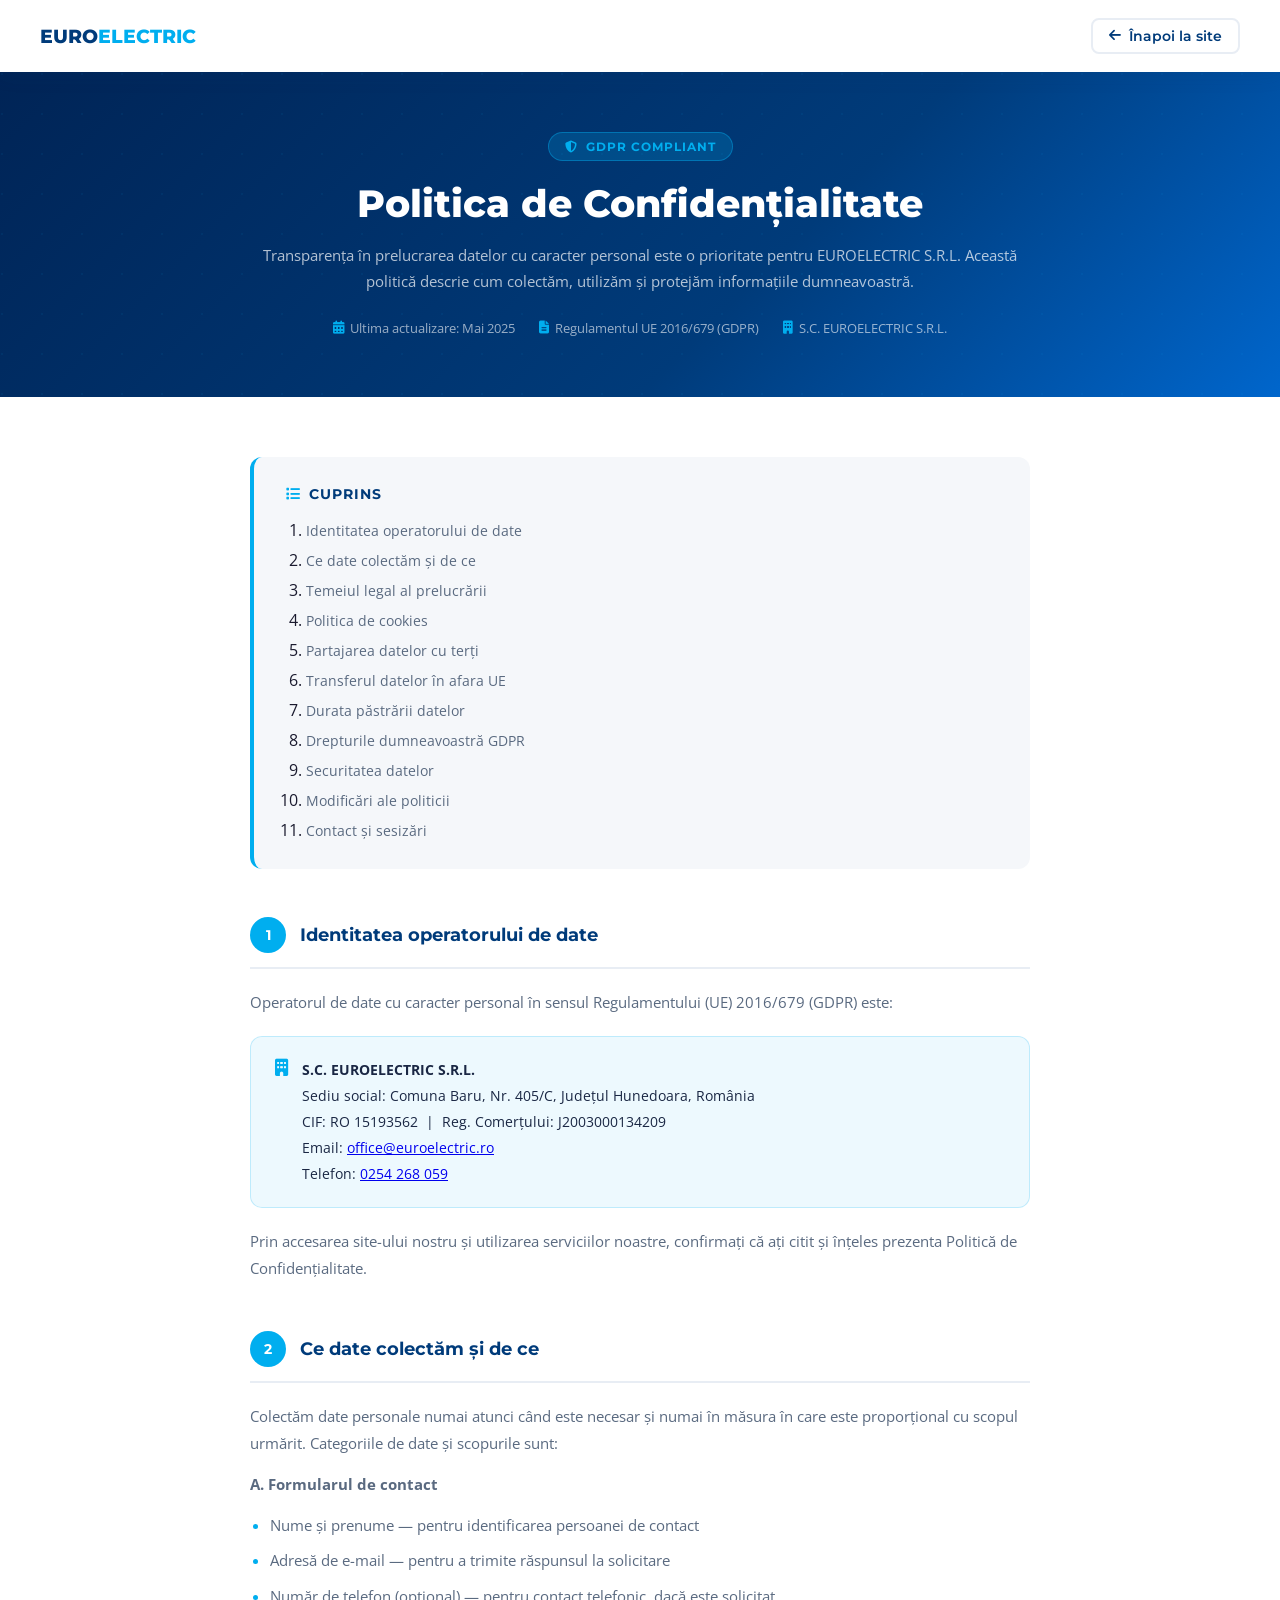
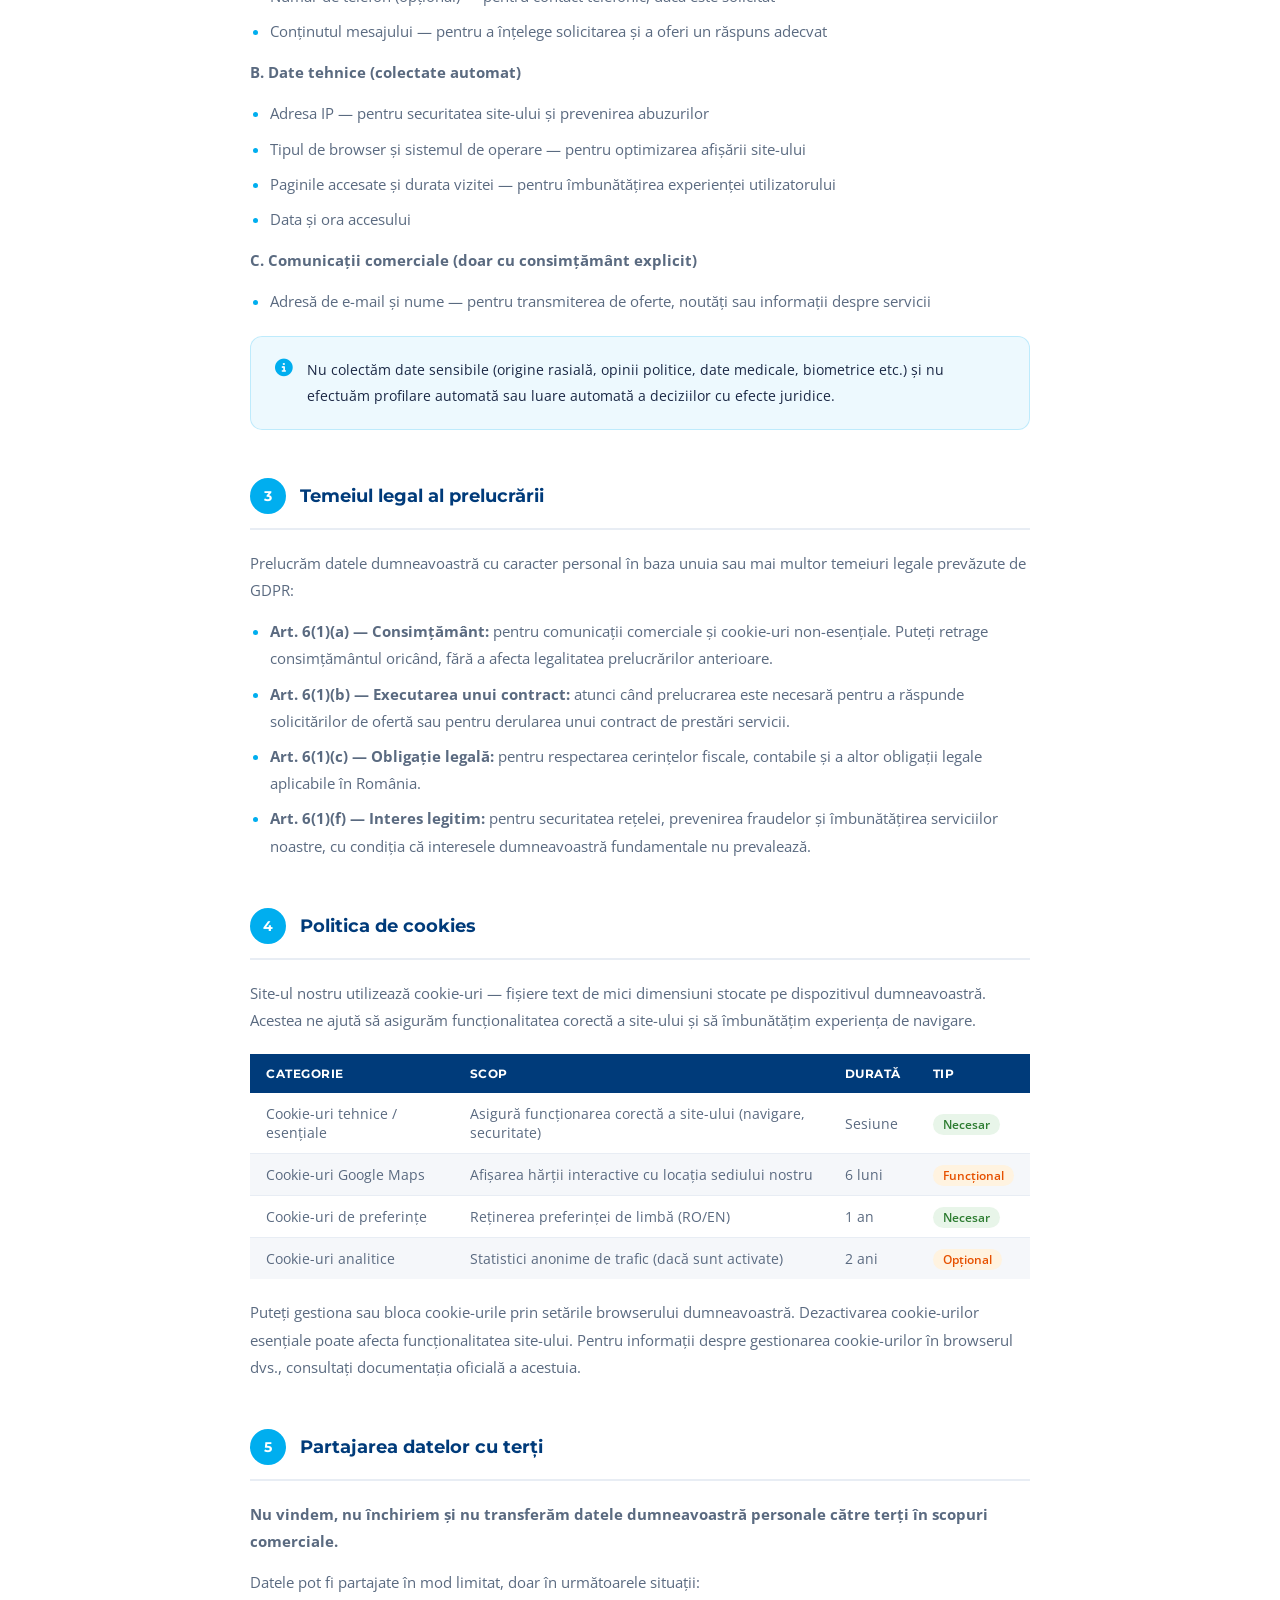
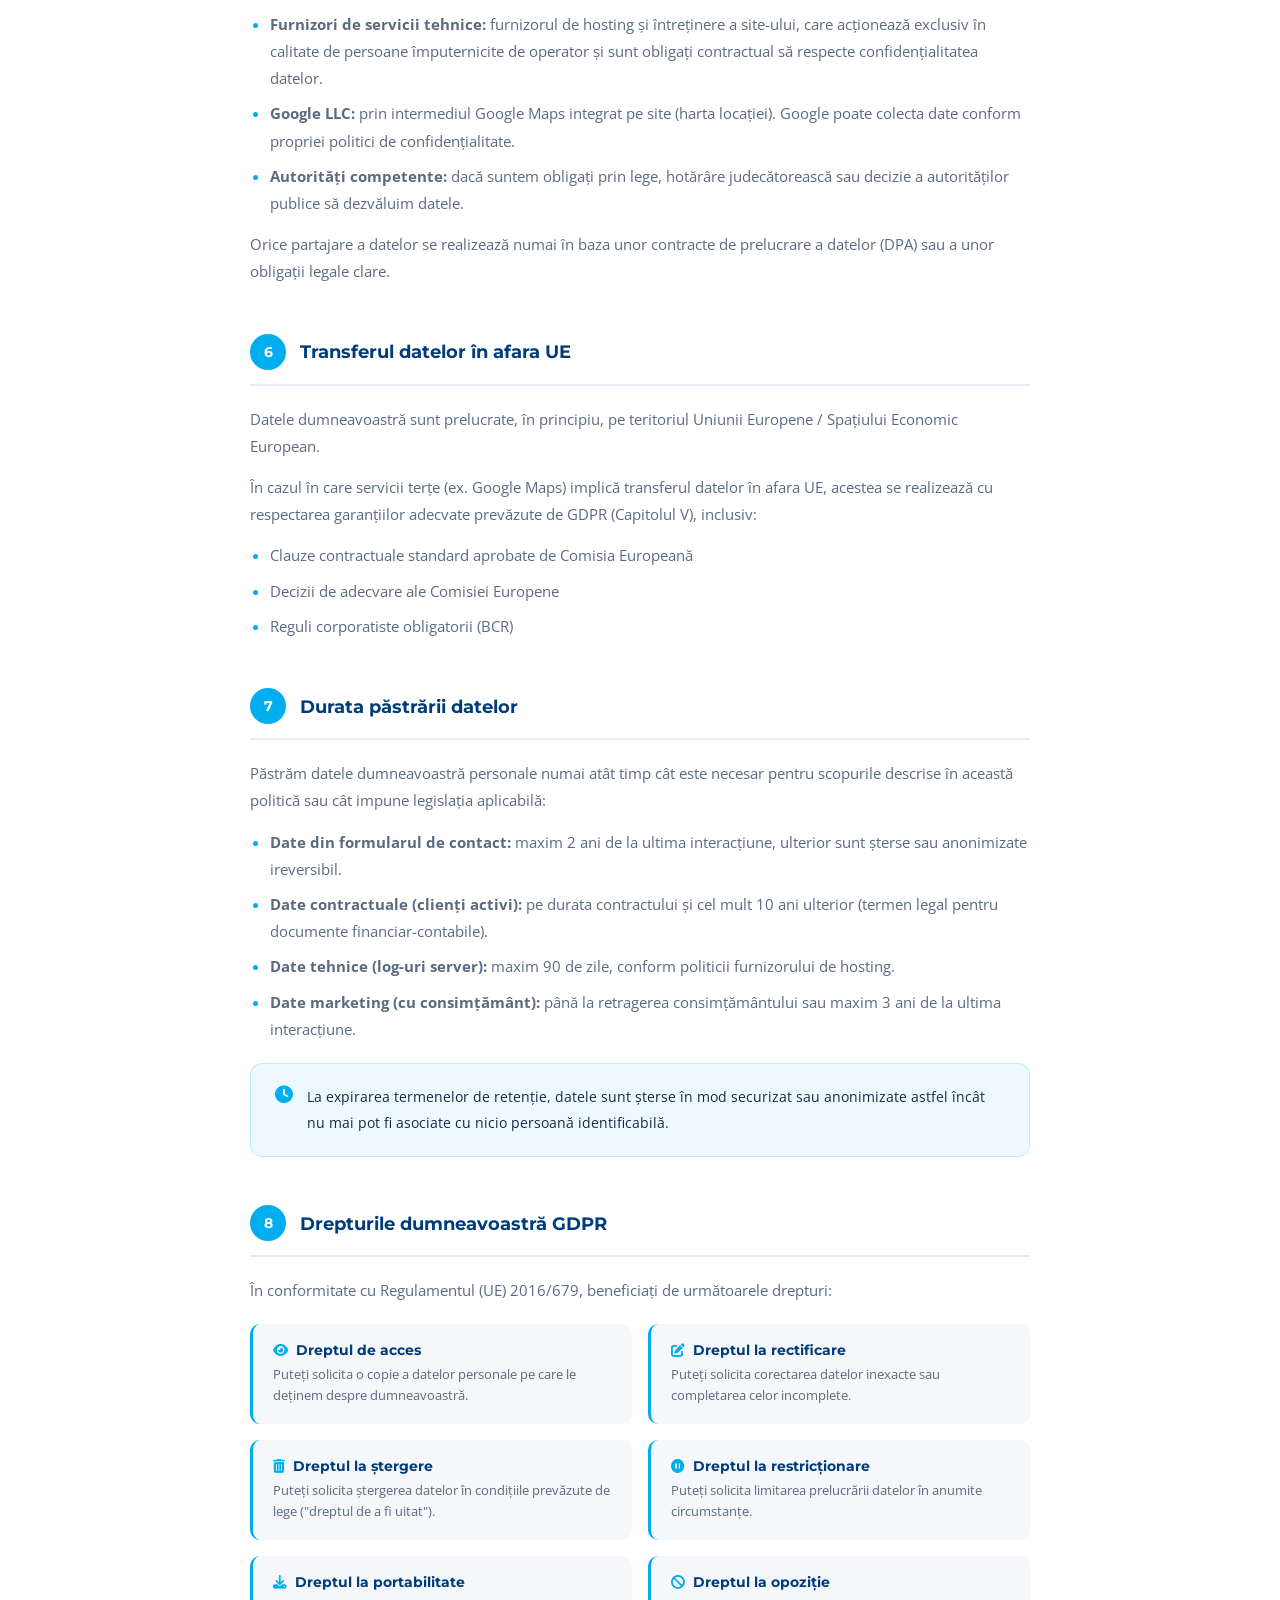
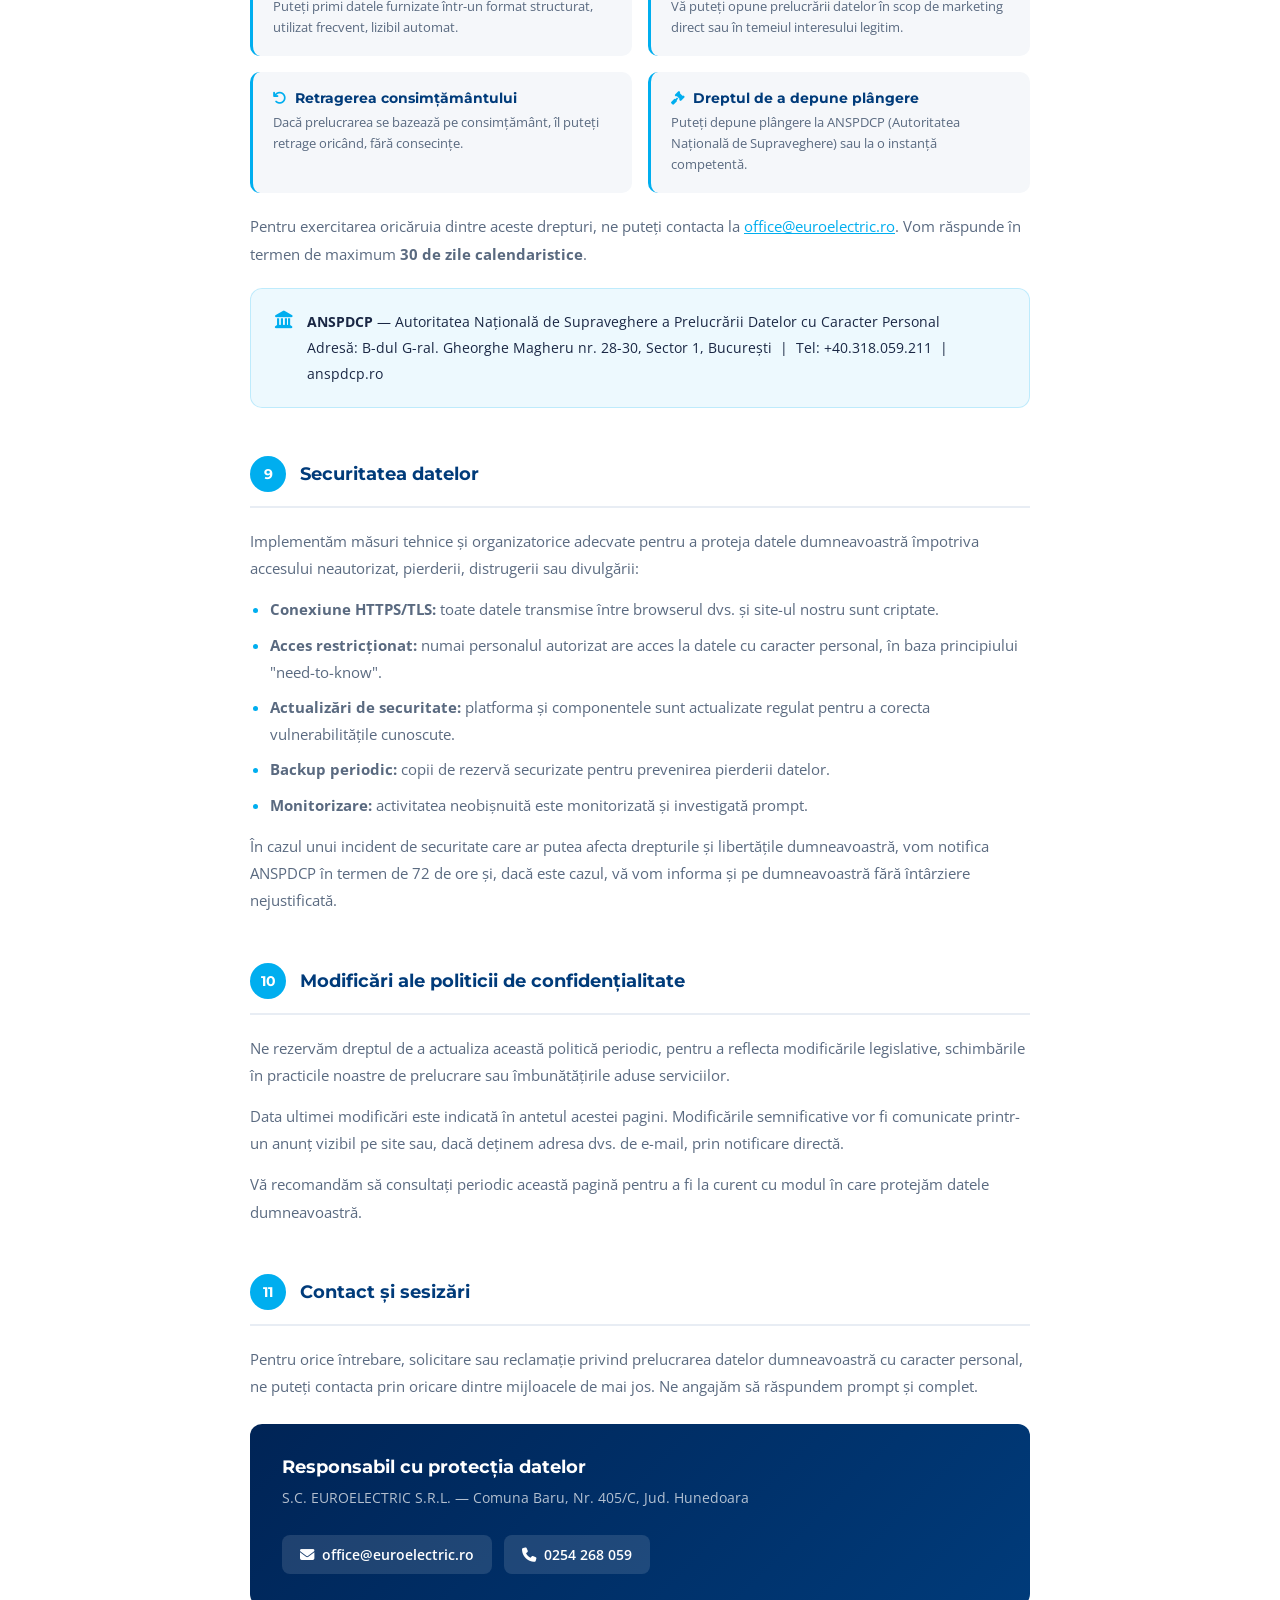
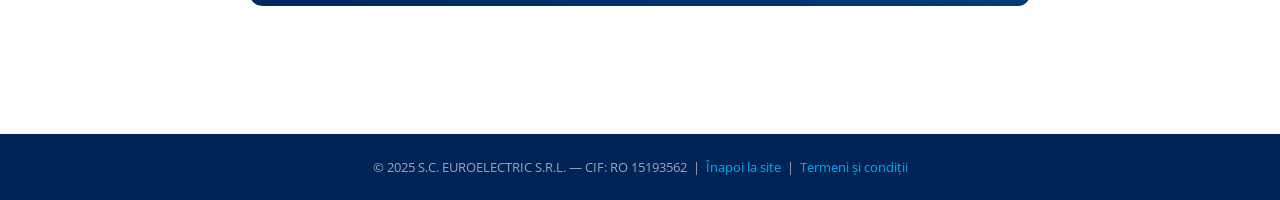
<file: politica-confidentialitate.html>
<!DOCTYPE html>
<html lang="ro">
<head>
<meta charset="UTF-8">
<meta name="viewport" content="width=device-width, initial-scale=1.0">
<title>Politica de Confidențialitate — EUROELECTRIC S.R.L.</title>
<link href="https://fonts.googleapis.com/css2?family=Montserrat:wght@300;400;600;700;800&family=Open+Sans:wght@300;400;600&display=swap" rel="stylesheet">
<link rel="stylesheet" href="https://cdnjs.cloudflare.com/ajax/libs/font-awesome/6.4.0/css/all.min.css">
<style>
*, *::before, *::after { margin: 0; padding: 0; box-sizing: border-box; }
html { scroll-behavior: smooth; }
body { font-family: "Open Sans", sans-serif; color: #1a1a2e; background: #fff; }
:root {
  --navy: #003B7A; --navy-dark: #002456; --cyan: #00AEEF;
  --white: #FFFFFF; --grey-light: #F5F7FA; --grey-mid: #E8EDF4;
  --text-dark: #1a2744; --text-grey: #5a6a80;
  --shadow: 0 4px 24px rgba(0,59,122,0.10);
  --radius: 12px; --transition: all 0.3s ease;
}

/* NAV */
nav {
  position: sticky; top: 0; z-index: 100;
  background: var(--white); box-shadow: 0 2px 20px rgba(0,59,122,0.10);
  padding: 0 40px; display: flex; align-items: center; justify-content: space-between;
  height: 72px;
}
.nav-logo { display: flex; align-items: center; gap: 12px; text-decoration: none; }
.nav-logo-text { font-family: "Montserrat", sans-serif; font-weight: 800; font-size: 1.2rem; color: var(--navy); }
.nav-logo-text span { color: var(--cyan); }
.nav-back {
  display: flex; align-items: center; gap: 8px;
  text-decoration: none; color: var(--navy);
  font-family: "Montserrat", sans-serif; font-weight: 600; font-size: 0.85rem;
  padding: 8px 16px; border-radius: 8px; border: 2px solid var(--grey-mid);
  transition: var(--transition);
}
.nav-back:hover { background: var(--cyan); color: var(--white); border-color: var(--cyan); }

/* HERO */
.page-hero {
  background: linear-gradient(135deg, var(--navy-dark) 0%, var(--navy) 60%, #0066CC 100%);
  padding: 60px 40px; text-align: center; position: relative; overflow: hidden;
}
.page-hero::before {
  content: ''; position: absolute; inset: 0; opacity: 0.06;
  background-image: radial-gradient(circle at 2px 2px, var(--cyan) 1px, transparent 0);
  background-size: 40px 40px;
}
.page-hero-content { position: relative; max-width: 800px; margin: 0 auto; }
.page-hero-tag {
  display: inline-flex; align-items: center; gap: 8px;
  background: rgba(0,174,239,0.2); border: 1px solid rgba(0,174,239,0.4);
  color: var(--cyan); padding: 6px 16px; border-radius: 20px;
  font-family: "Montserrat", sans-serif; font-size: 0.75rem; font-weight: 700;
  letter-spacing: 1px; text-transform: uppercase; margin-bottom: 20px;
}
.page-hero h1 {
  font-family: "Montserrat", sans-serif; font-size: 2.4rem; font-weight: 800;
  color: var(--white); margin-bottom: 16px; line-height: 1.2;
}
.page-hero p { color: rgba(255,255,255,0.7); font-size: 0.95rem; line-height: 1.7; }
.page-hero-meta {
  display: flex; align-items: center; justify-content: center; gap: 24px;
  margin-top: 24px; flex-wrap: wrap;
}
.page-hero-meta span {
  display: flex; align-items: center; gap: 6px;
  color: rgba(255,255,255,0.6); font-size: 0.82rem;
}
.page-hero-meta i { color: var(--cyan); }

/* CONTENT */
.content-wrapper { max-width: 860px; margin: 0 auto; padding: 60px 40px 80px; }

.toc {
  background: var(--grey-light); border-radius: var(--radius);
  padding: 28px 32px; margin-bottom: 48px;
  border-left: 4px solid var(--cyan);
}
.toc h2 {
  font-family: "Montserrat", sans-serif; font-size: 0.88rem; font-weight: 700;
  color: var(--navy); text-transform: uppercase; letter-spacing: 1px; margin-bottom: 16px;
}
.toc ol { padding-left: 20px; display: flex; flex-direction: column; gap: 8px; }
.toc li a {
  color: var(--text-grey); text-decoration: none; font-size: 0.9rem;
  transition: var(--transition);
}
.toc li a:hover { color: var(--cyan); }

.policy-section { margin-bottom: 48px; }
.policy-section:target { scroll-margin-top: 90px; }

.section-header {
  display: flex; align-items: center; gap: 14px;
  margin-bottom: 20px; padding-bottom: 14px;
  border-bottom: 2px solid var(--grey-mid);
}
.section-number {
  width: 36px; height: 36px; border-radius: 50%;
  background: var(--cyan); color: var(--white);
  font-family: "Montserrat", sans-serif; font-size: 0.85rem; font-weight: 700;
  display: flex; align-items: center; justify-content: center; flex-shrink: 0;
}
.section-header h2 {
  font-family: "Montserrat", sans-serif; font-size: 1.15rem;
  font-weight: 700; color: var(--navy);
}

.policy-section p {
  color: var(--text-grey); font-size: 0.92rem; line-height: 1.85;
  margin-bottom: 14px;
}
.policy-section p:last-child { margin-bottom: 0; }

.policy-section ul, .policy-section ol {
  padding-left: 20px; color: var(--text-grey);
  font-size: 0.92rem; line-height: 1.85;
  display: flex; flex-direction: column; gap: 8px;
  margin-bottom: 14px;
}
.policy-section li::marker { color: var(--cyan); }

.info-box {
  background: rgba(0,174,239,0.07); border: 1px solid rgba(0,174,239,0.2);
  border-radius: var(--radius); padding: 20px 24px; margin: 20px 0;
  display: flex; gap: 14px; align-items: flex-start;
}
.info-box i { color: var(--cyan); font-size: 1.1rem; margin-top: 2px; flex-shrink: 0; }
.info-box p { margin: 0; color: var(--text-dark); font-size: 0.88rem; }

.rights-grid {
  display: grid; grid-template-columns: 1fr 1fr;
  gap: 16px; margin: 20px 0;
}
.right-card {
  background: var(--grey-light); border-radius: 10px;
  padding: 18px 20px; border-left: 3px solid var(--cyan);
}
.right-card h4 {
  font-family: "Montserrat", sans-serif; font-size: 0.85rem;
  font-weight: 700; color: var(--navy); margin-bottom: 6px;
  display: flex; align-items: center; gap: 8px;
}
.right-card h4 i { color: var(--cyan); }
.right-card p { font-size: 0.82rem; color: var(--text-grey); margin: 0; line-height: 1.6; }

.cookie-table {
  width: 100%; border-collapse: collapse; margin: 20px 0; font-size: 0.86rem;
}
.cookie-table th {
  background: var(--navy); color: var(--white);
  font-family: "Montserrat", sans-serif; font-size: 0.78rem;
  font-weight: 700; text-transform: uppercase; letter-spacing: 0.5px;
  padding: 12px 16px; text-align: left;
}
.cookie-table td { padding: 11px 16px; border-bottom: 1px solid var(--grey-mid); color: var(--text-grey); }
.cookie-table tr:last-child td { border-bottom: none; }
.cookie-table tr:nth-child(even) td { background: var(--grey-light); }
.badge-necesar { background: #e8f5e9; color: #2e7d32; padding: 2px 10px; border-radius: 20px; font-size: 0.75rem; font-weight: 600; }
.badge-optional { background: #fff3e0; color: #e65100; padding: 2px 10px; border-radius: 20px; font-size: 0.75rem; font-weight: 600; }

.contact-card {
  background: linear-gradient(135deg, var(--navy-dark), var(--navy));
  border-radius: var(--radius); padding: 32px; color: var(--white);
  display: flex; align-items: center; justify-content: space-between;
  gap: 24px; flex-wrap: wrap; margin-top: 24px;
}
.contact-card h3 {
  font-family: "Montserrat", sans-serif; font-size: 1.1rem;
  font-weight: 700; margin-bottom: 8px;
}
.contact-card p { color: rgba(255,255,255,0.7); font-size: 0.88rem; }
.contact-card-links { display: flex; gap: 12px; flex-wrap: wrap; }
.contact-card-link {
  display: flex; align-items: center; gap: 8px;
  background: rgba(255,255,255,0.12); color: var(--white);
  padding: 10px 18px; border-radius: 8px; text-decoration: none;
  font-size: 0.85rem; font-weight: 600; transition: var(--transition);
}
.contact-card-link:hover { background: var(--cyan); }
.contact-card-link i { font-size: 0.9rem; }

/* FOOTER */
footer {
  background: var(--navy-dark); color: rgba(255,255,255,0.6);
  text-align: center; padding: 24px 40px;
  font-size: 0.82rem;
}
footer a { color: var(--cyan); text-decoration: none; }
footer a:hover { text-decoration: underline; }

@media (max-width: 768px) {
  nav { padding: 0 20px; }
  .page-hero { padding: 40px 20px; }
  .page-hero h1 { font-size: 1.7rem; }
  .content-wrapper { padding: 40px 20px 60px; }
  .rights-grid { grid-template-columns: 1fr; }
  .contact-card { flex-direction: column; }
}
</style>
</head>
<body>

<nav>
  <a class="nav-logo" href="./">
    <span class="nav-logo-text">EURO<span>ELECTRIC</span></span>
  </a>
  <a class="nav-back" href="./">
    <i class="fas fa-arrow-left"></i> Înapoi la site
  </a>
</nav>

<div class="page-hero">
  <div class="page-hero-content">
    <div class="page-hero-tag"><i class="fas fa-shield-alt"></i> GDPR Compliant</div>
    <h1>Politica de Confidențialitate</h1>
    <p>Transparența în prelucrarea datelor cu caracter personal este o prioritate pentru EUROELECTRIC S.R.L. Această politică descrie cum colectăm, utilizăm și protejăm informațiile dumneavoastră.</p>
    <div class="page-hero-meta">
      <span><i class="fas fa-calendar-alt"></i> Ultima actualizare: Mai 2025</span>
      <span><i class="fas fa-file-alt"></i> Regulamentul UE 2016/679 (GDPR)</span>
      <span><i class="fas fa-building"></i> S.C. EUROELECTRIC S.R.L.</span>
    </div>
  </div>
</div>

<div class="content-wrapper">

  <!-- CUPRINS -->
  <div class="toc">
    <h2><i class="fas fa-list" style="color:var(--cyan);margin-right:8px"></i>Cuprins</h2>
    <ol>
      <li><a href="#s1">Identitatea operatorului de date</a></li>
      <li><a href="#s2">Ce date colectăm și de ce</a></li>
      <li><a href="#s3">Temeiul legal al prelucrării</a></li>
      <li><a href="#s4">Politica de cookies</a></li>
      <li><a href="#s5">Partajarea datelor cu terți</a></li>
      <li><a href="#s6">Transferul datelor în afara UE</a></li>
      <li><a href="#s7">Durata păstrării datelor</a></li>
      <li><a href="#s8">Drepturile dumneavoastră GDPR</a></li>
      <li><a href="#s9">Securitatea datelor</a></li>
      <li><a href="#s10">Modificări ale politicii</a></li>
      <li><a href="#s11">Contact și sesizări</a></li>
    </ol>
  </div>

  <!-- S1 -->
  <div class="policy-section" id="s1">
    <div class="section-header">
      <div class="section-number">1</div>
      <h2>Identitatea operatorului de date</h2>
    </div>
    <p>Operatorul de date cu caracter personal în sensul Regulamentului (UE) 2016/679 (GDPR) este:</p>
    <div class="info-box">
      <i class="fas fa-building"></i>
      <p>
        <strong>S.C. EUROELECTRIC S.R.L.</strong><br>
        Sediu social: Comuna Baru, Nr. 405/C, Județul Hunedoara, România<br>
        CIF: RO 15193562 &nbsp;|&nbsp; Reg. Comerțului: J2003000134209<br>
        Email: <a href="mailto:office@euroelectric.ro">office@euroelectric.ro</a><br>
        Telefon: <a href="tel:+40254268059">0254 268 059</a>
      </p>
    </div>
    <p>Prin accesarea site-ului nostru și utilizarea serviciilor noastre, confirmați că ați citit și înțeles prezenta Politică de Confidențialitate.</p>
  </div>

  <!-- S2 -->
  <div class="policy-section" id="s2">
    <div class="section-header">
      <div class="section-number">2</div>
      <h2>Ce date colectăm și de ce</h2>
    </div>
    <p>Colectăm date personale numai atunci când este necesar și numai în măsura în care este proporțional cu scopul urmărit. Categoriile de date și scopurile sunt:</p>

    <p><strong>A. Formularul de contact</strong></p>
    <ul>
      <li>Nume și prenume — pentru identificarea persoanei de contact</li>
      <li>Adresă de e-mail — pentru a trimite răspunsul la solicitare</li>
      <li>Număr de telefon (opțional) — pentru contact telefonic, dacă este solicitat</li>
      <li>Conținutul mesajului — pentru a înțelege solicitarea și a oferi un răspuns adecvat</li>
    </ul>

    <p><strong>B. Date tehnice (colectate automat)</strong></p>
    <ul>
      <li>Adresa IP — pentru securitatea site-ului și prevenirea abuzurilor</li>
      <li>Tipul de browser și sistemul de operare — pentru optimizarea afișării site-ului</li>
      <li>Paginile accesate și durata vizitei — pentru îmbunătățirea experienței utilizatorului</li>
      <li>Data și ora accesului</li>
    </ul>

    <p><strong>C. Comunicații comerciale (doar cu consimțământ explicit)</strong></p>
    <ul>
      <li>Adresă de e-mail și nume — pentru transmiterea de oferte, noutăți sau informații despre servicii</li>
    </ul>

    <div class="info-box">
      <i class="fas fa-info-circle"></i>
      <p>Nu colectăm date sensibile (origine rasială, opinii politice, date medicale, biometrice etc.) și nu efectuăm profilare automată sau luare automată a deciziilor cu efecte juridice.</p>
    </div>
  </div>

  <!-- S3 -->
  <div class="policy-section" id="s3">
    <div class="section-header">
      <div class="section-number">3</div>
      <h2>Temeiul legal al prelucrării</h2>
    </div>
    <p>Prelucrăm datele dumneavoastră cu caracter personal în baza unuia sau mai multor temeiuri legale prevăzute de GDPR:</p>
    <ul>
      <li><strong>Art. 6(1)(a) — Consimțământ:</strong> pentru comunicații comerciale și cookie-uri non-esențiale. Puteți retrage consimțământul oricând, fără a afecta legalitatea prelucrărilor anterioare.</li>
      <li><strong>Art. 6(1)(b) — Executarea unui contract:</strong> atunci când prelucrarea este necesară pentru a răspunde solicitărilor de ofertă sau pentru derularea unui contract de prestări servicii.</li>
      <li><strong>Art. 6(1)(c) — Obligație legală:</strong> pentru respectarea cerințelor fiscale, contabile și a altor obligații legale aplicabile în România.</li>
      <li><strong>Art. 6(1)(f) — Interes legitim:</strong> pentru securitatea rețelei, prevenirea fraudelor și îmbunătățirea serviciilor noastre, cu condiția că interesele dumneavoastră fundamentale nu prevalează.</li>
    </ul>
  </div>

  <!-- S4 -->
  <div class="policy-section" id="s4">
    <div class="section-header">
      <div class="section-number">4</div>
      <h2>Politica de cookies</h2>
    </div>
    <p>Site-ul nostru utilizează cookie-uri — fișiere text de mici dimensiuni stocate pe dispozitivul dumneavoastră. Acestea ne ajută să asigurăm funcționalitatea corectă a site-ului și să îmbunătățim experiența de navigare.</p>

    <table class="cookie-table">
      <thead>
        <tr>
          <th>Categorie</th>
          <th>Scop</th>
          <th>Durată</th>
          <th>Tip</th>
        </tr>
      </thead>
      <tbody>
        <tr>
          <td>Cookie-uri tehnice / esențiale</td>
          <td>Asigură funcționarea corectă a site-ului (navigare, securitate)</td>
          <td>Sesiune</td>
          <td><span class="badge-necesar">Necesar</span></td>
        </tr>
        <tr>
          <td>Cookie-uri Google Maps</td>
          <td>Afișarea hărții interactive cu locația sediului nostru</td>
          <td>6 luni</td>
          <td><span class="badge-optional">Funcțional</span></td>
        </tr>
        <tr>
          <td>Cookie-uri de preferințe</td>
          <td>Reținerea preferinței de limbă (RO/EN)</td>
          <td>1 an</td>
          <td><span class="badge-necesar">Necesar</span></td>
        </tr>
        <tr>
          <td>Cookie-uri analitice</td>
          <td>Statistici anonime de trafic (dacă sunt activate)</td>
          <td>2 ani</td>
          <td><span class="badge-optional">Opțional</span></td>
        </tr>
      </tbody>
    </table>

    <p>Puteți gestiona sau bloca cookie-urile prin setările browserului dumneavoastră. Dezactivarea cookie-urilor esențiale poate afecta funcționalitatea site-ului. Pentru informații despre gestionarea cookie-urilor în browserul dvs., consultați documentația oficială a acestuia.</p>
  </div>

  <!-- S5 -->
  <div class="policy-section" id="s5">
    <div class="section-header">
      <div class="section-number">5</div>
      <h2>Partajarea datelor cu terți</h2>
    </div>
    <p><strong>Nu vindem, nu închiriem și nu transferăm datele dumneavoastră personale către terți în scopuri comerciale.</strong></p>
    <p>Datele pot fi partajate în mod limitat, doar în următoarele situații:</p>
    <ul>
      <li><strong>Furnizori de servicii tehnice:</strong> furnizorul de hosting și întreținere a site-ului, care acționează exclusiv în calitate de persoane împuternicite de operator și sunt obligați contractual să respecte confidențialitatea datelor.</li>
      <li><strong>Google LLC:</strong> prin intermediul Google Maps integrat pe site (harta locației). Google poate colecta date conform propriei politici de confidențialitate.</li>
      <li><strong>Autorități competente:</strong> dacă suntem obligați prin lege, hotărâre judecătorească sau decizie a autorităților publice să dezvăluim datele.</li>
    </ul>
    <p>Orice partajare a datelor se realizează numai în baza unor contracte de prelucrare a datelor (DPA) sau a unor obligații legale clare.</p>
  </div>

  <!-- S6 -->
  <div class="policy-section" id="s6">
    <div class="section-header">
      <div class="section-number">6</div>
      <h2>Transferul datelor în afara UE</h2>
    </div>
    <p>Datele dumneavoastră sunt prelucrate, în principiu, pe teritoriul Uniunii Europene / Spațiului Economic European.</p>
    <p>În cazul în care servicii terțe (ex. Google Maps) implică transferul datelor în afara UE, acestea se realizează cu respectarea garanțiilor adecvate prevăzute de GDPR (Capitolul V), inclusiv:</p>
    <ul>
      <li>Clauze contractuale standard aprobate de Comisia Europeană</li>
      <li>Decizii de adecvare ale Comisiei Europene</li>
      <li>Reguli corporatiste obligatorii (BCR)</li>
    </ul>
  </div>

  <!-- S7 -->
  <div class="policy-section" id="s7">
    <div class="section-header">
      <div class="section-number">7</div>
      <h2>Durata păstrării datelor</h2>
    </div>
    <p>Păstrăm datele dumneavoastră personale numai atât timp cât este necesar pentru scopurile descrise în această politică sau cât impune legislația aplicabilă:</p>
    <ul>
      <li><strong>Date din formularul de contact:</strong> maxim 2 ani de la ultima interacțiune, ulterior sunt șterse sau anonimizate ireversibil.</li>
      <li><strong>Date contractuale (clienți activi):</strong> pe durata contractului și cel mult 10 ani ulterior (termen legal pentru documente financiar-contabile).</li>
      <li><strong>Date tehnice (log-uri server):</strong> maxim 90 de zile, conform politicii furnizorului de hosting.</li>
      <li><strong>Date marketing (cu consimțământ):</strong> până la retragerea consimțământului sau maxim 3 ani de la ultima interacțiune.</li>
    </ul>
    <div class="info-box">
      <i class="fas fa-clock"></i>
      <p>La expirarea termenelor de retenție, datele sunt șterse în mod securizat sau anonimizate astfel încât nu mai pot fi asociate cu nicio persoană identificabilă.</p>
    </div>
  </div>

  <!-- S8 -->
  <div class="policy-section" id="s8">
    <div class="section-header">
      <div class="section-number">8</div>
      <h2>Drepturile dumneavoastră GDPR</h2>
    </div>
    <p>În conformitate cu Regulamentul (UE) 2016/679, beneficiați de următoarele drepturi:</p>
    <div class="rights-grid">
      <div class="right-card">
        <h4><i class="fas fa-eye"></i> Dreptul de acces</h4>
        <p>Puteți solicita o copie a datelor personale pe care le deținem despre dumneavoastră.</p>
      </div>
      <div class="right-card">
        <h4><i class="fas fa-edit"></i> Dreptul la rectificare</h4>
        <p>Puteți solicita corectarea datelor inexacte sau completarea celor incomplete.</p>
      </div>
      <div class="right-card">
        <h4><i class="fas fa-trash-alt"></i> Dreptul la ștergere</h4>
        <p>Puteți solicita ștergerea datelor în condițiile prevăzute de lege ("dreptul de a fi uitat").</p>
      </div>
      <div class="right-card">
        <h4><i class="fas fa-pause-circle"></i> Dreptul la restricționare</h4>
        <p>Puteți solicita limitarea prelucrării datelor în anumite circumstanțe.</p>
      </div>
      <div class="right-card">
        <h4><i class="fas fa-download"></i> Dreptul la portabilitate</h4>
        <p>Puteți primi datele furnizate într-un format structurat, utilizat frecvent, lizibil automat.</p>
      </div>
      <div class="right-card">
        <h4><i class="fas fa-ban"></i> Dreptul la opoziție</h4>
        <p>Vă puteți opune prelucrării datelor în scop de marketing direct sau în temeiul interesului legitim.</p>
      </div>
      <div class="right-card">
        <h4><i class="fas fa-undo"></i> Retragerea consimțământului</h4>
        <p>Dacă prelucrarea se bazează pe consimțământ, îl puteți retrage oricând, fără consecințe.</p>
      </div>
      <div class="right-card">
        <h4><i class="fas fa-gavel"></i> Dreptul de a depune plângere</h4>
        <p>Puteți depune plângere la ANSPDCP (Autoritatea Națională de Supraveghere) sau la o instanță competentă.</p>
      </div>
    </div>
    <p style="margin-top:20px">Pentru exercitarea oricăruia dintre aceste drepturi, ne puteți contacta la <a href="mailto:office@euroelectric.ro" style="color:var(--cyan)">office@euroelectric.ro</a>. Vom răspunde în termen de maximum <strong>30 de zile calendaristice</strong>.</p>
    <div class="info-box">
      <i class="fas fa-landmark"></i>
      <p><strong>ANSPDCP</strong> — Autoritatea Națională de Supraveghere a Prelucrării Datelor cu Caracter Personal<br>
      Adresă: B-dul G-ral. Gheorghe Magheru nr. 28-30, Sector 1, București &nbsp;|&nbsp; Tel: +40.318.059.211 &nbsp;|&nbsp; anspdcp.ro</p>
    </div>
  </div>

  <!-- S9 -->
  <div class="policy-section" id="s9">
    <div class="section-header">
      <div class="section-number">9</div>
      <h2>Securitatea datelor</h2>
    </div>
    <p>Implementăm măsuri tehnice și organizatorice adecvate pentru a proteja datele dumneavoastră împotriva accesului neautorizat, pierderii, distrugerii sau divulgării:</p>
    <ul>
      <li><strong>Conexiune HTTPS/TLS:</strong> toate datele transmise între browserul dvs. și site-ul nostru sunt criptate.</li>
      <li><strong>Acces restricționat:</strong> numai personalul autorizat are acces la datele cu caracter personal, în baza principiului "need-to-know".</li>
      <li><strong>Actualizări de securitate:</strong> platforma și componentele sunt actualizate regulat pentru a corecta vulnerabilitățile cunoscute.</li>
      <li><strong>Backup periodic:</strong> copii de rezervă securizate pentru prevenirea pierderii datelor.</li>
      <li><strong>Monitorizare:</strong> activitatea neobișnuită este monitorizată și investigată prompt.</li>
    </ul>
    <p>În cazul unui incident de securitate care ar putea afecta drepturile și libertățile dumneavoastră, vom notifica ANSPDCP în termen de 72 de ore și, dacă este cazul, vă vom informa și pe dumneavoastră fără întârziere nejustificată.</p>
  </div>

  <!-- S10 -->
  <div class="policy-section" id="s10">
    <div class="section-header">
      <div class="section-number">10</div>
      <h2>Modificări ale politicii de confidențialitate</h2>
    </div>
    <p>Ne rezervăm dreptul de a actualiza această politică periodic, pentru a reflecta modificările legislative, schimbările în practicile noastre de prelucrare sau îmbunătățirile aduse serviciilor.</p>
    <p>Data ultimei modificări este indicată în antetul acestei pagini. Modificările semnificative vor fi comunicate printr-un anunț vizibil pe site sau, dacă deținem adresa dvs. de e-mail, prin notificare directă.</p>
    <p>Vă recomandăm să consultați periodic această pagină pentru a fi la curent cu modul în care protejăm datele dumneavoastră.</p>
  </div>

  <!-- S11 -->
  <div class="policy-section" id="s11">
    <div class="section-header">
      <div class="section-number">11</div>
      <h2>Contact și sesizări</h2>
    </div>
    <p>Pentru orice întrebare, solicitare sau reclamație privind prelucrarea datelor dumneavoastră cu caracter personal, ne puteți contacta prin oricare dintre mijloacele de mai jos. Ne angajăm să răspundem prompt și complet.</p>
    <div class="contact-card">
      <div>
        <h3>Responsabil cu protecția datelor</h3>
        <p>S.C. EUROELECTRIC S.R.L. — Comuna Baru, Nr. 405/C, Jud. Hunedoara</p>
      </div>
      <div class="contact-card-links">
        <a class="contact-card-link" href="mailto:office@euroelectric.ro">
          <i class="fas fa-envelope"></i> office@euroelectric.ro
        </a>
        <a class="contact-card-link" href="tel:+40254268059">
          <i class="fas fa-phone"></i> 0254 268 059
        </a>
      </div>
    </div>
  </div>

</div>

<footer>
  <p>© 2025 S.C. EUROELECTRIC S.R.L. — CIF: RO 15193562 &nbsp;|&nbsp;
  <a href="./">Înapoi la site</a> &nbsp;|&nbsp;
  <a href="#">Termeni și condiții</a>
  </p>
</footer>

</body>
</html>
</file>
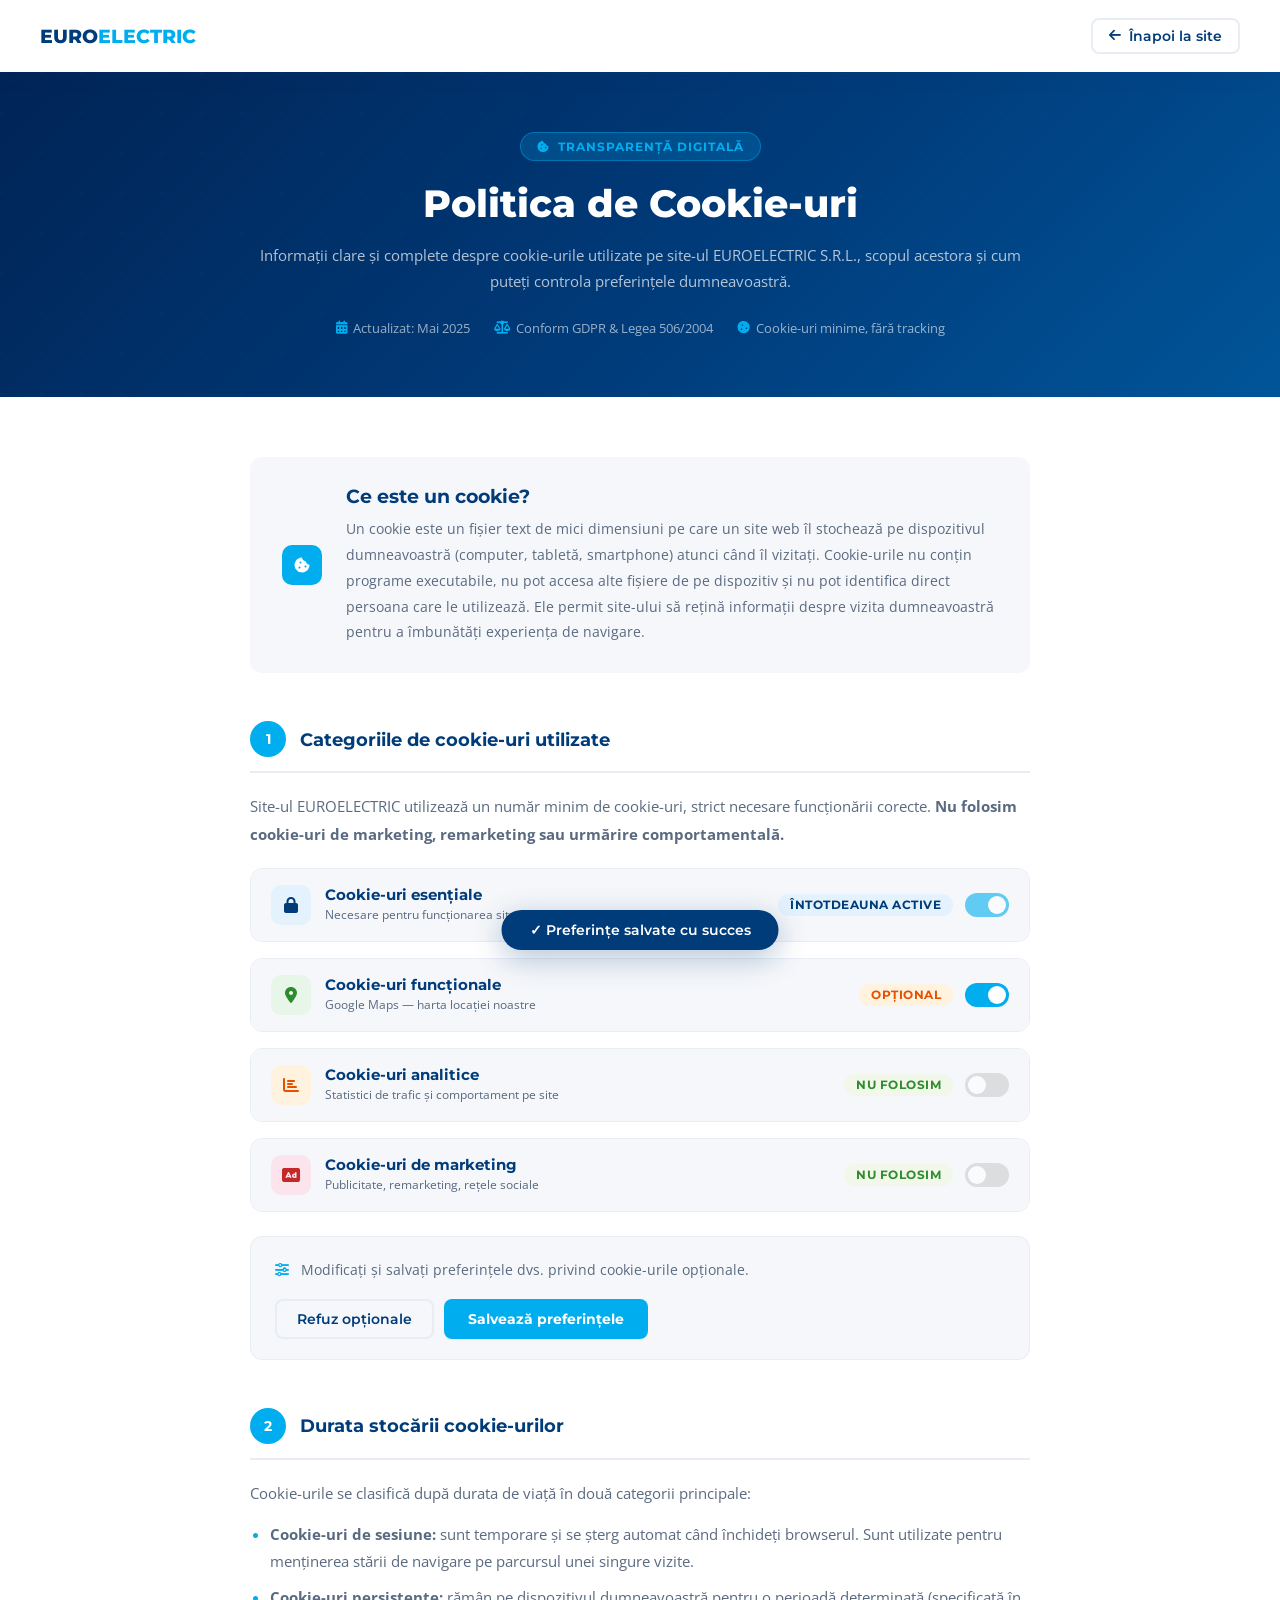
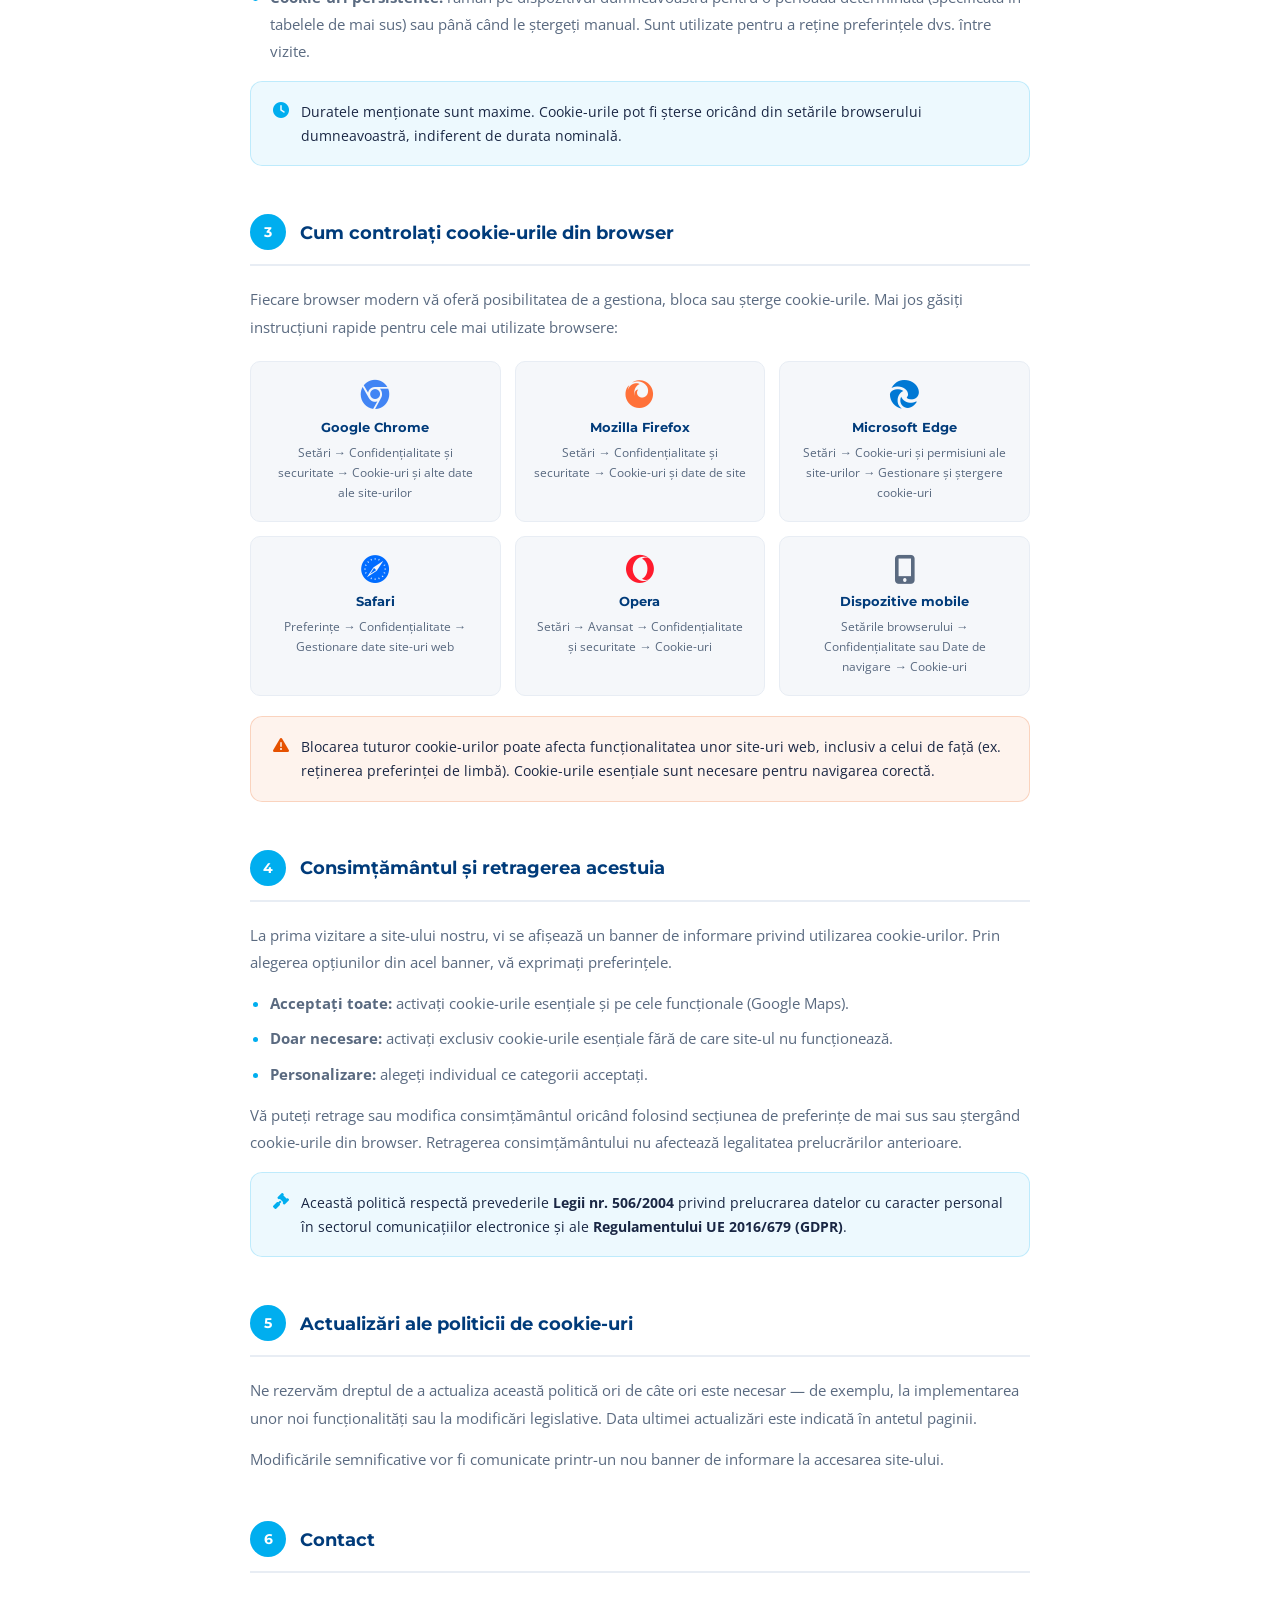
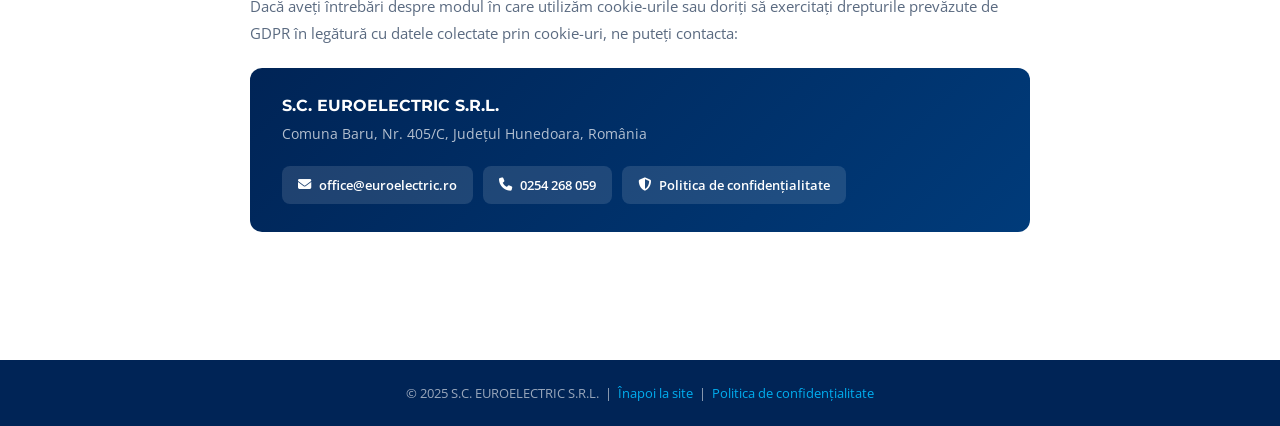
<file: politica-cookie.html>
<!DOCTYPE html>
<html lang="ro">
<head>
<meta charset="UTF-8">
<meta name="viewport" content="width=device-width, initial-scale=1.0">
<title>Politica de Cookie-uri — EUROELECTRIC S.R.L.</title>
<link href="https://fonts.googleapis.com/css2?family=Montserrat:wght@300;400;600;700;800&family=Open+Sans:wght@300;400;600&display=swap" rel="stylesheet">
<link rel="stylesheet" href="https://cdnjs.cloudflare.com/ajax/libs/font-awesome/6.4.0/css/all.min.css">
<style>
*, *::before, *::after { margin: 0; padding: 0; box-sizing: border-box; }
html { scroll-behavior: smooth; }
body { font-family: "Open Sans", sans-serif; color: #1a1a2e; background: #fff; }
:root {
  --navy: #003B7A; --navy-dark: #002456; --cyan: #00AEEF;
  --white: #FFFFFF; --grey-light: #F5F7FA; --grey-mid: #E8EDF4;
  --text-dark: #1a2744; --text-grey: #5a6a80;
  --green: #2E8B2E; --orange: #E65100;
  --shadow: 0 4px 24px rgba(0,59,122,0.10);
  --radius: 12px; --transition: all 0.3s ease;
}

nav {
  position: sticky; top: 0; z-index: 100;
  background: var(--white); box-shadow: 0 2px 20px rgba(0,59,122,0.10);
  padding: 0 40px; display: flex; align-items: center; justify-content: space-between;
  height: 72px;
}
.nav-logo { display: flex; align-items: center; gap: 12px; text-decoration: none; }
.nav-logo-text { font-family: "Montserrat", sans-serif; font-weight: 800; font-size: 1.2rem; color: var(--navy); }
.nav-logo-text span { color: var(--cyan); }
.nav-back {
  display: flex; align-items: center; gap: 8px; text-decoration: none;
  color: var(--navy); font-family: "Montserrat", sans-serif; font-weight: 600;
  font-size: 0.85rem; padding: 8px 16px; border-radius: 8px;
  border: 2px solid var(--grey-mid); transition: var(--transition);
}
.nav-back:hover { background: var(--cyan); color: var(--white); border-color: var(--cyan); }

.page-hero {
  background: linear-gradient(135deg, #002456 0%, #003B7A 55%, #005599 100%);
  padding: 60px 40px; text-align: center; position: relative; overflow: hidden;
}
.page-hero::before {
  content: ''; position: absolute; inset: 0; opacity: 0.06;
  background-image: radial-gradient(circle at 2px 2px, var(--cyan) 1px, transparent 0);
  background-size: 40px 40px;
}
.page-hero-content { position: relative; max-width: 800px; margin: 0 auto; }
.page-hero-tag {
  display: inline-flex; align-items: center; gap: 8px;
  background: rgba(0,174,239,0.2); border: 1px solid rgba(0,174,239,0.4);
  color: var(--cyan); padding: 6px 16px; border-radius: 20px;
  font-family: "Montserrat", sans-serif; font-size: 0.75rem; font-weight: 700;
  letter-spacing: 1px; text-transform: uppercase; margin-bottom: 20px;
}
.page-hero h1 {
  font-family: "Montserrat", sans-serif; font-size: 2.4rem; font-weight: 800;
  color: var(--white); margin-bottom: 16px; line-height: 1.2;
}
.page-hero p { color: rgba(255,255,255,0.7); font-size: 0.95rem; line-height: 1.7; }
.page-hero-meta {
  display: flex; align-items: center; justify-content: center; gap: 24px;
  margin-top: 24px; flex-wrap: wrap;
}
.page-hero-meta span { display: flex; align-items: center; gap: 6px; color: rgba(255,255,255,0.6); font-size: 0.82rem; }
.page-hero-meta i { color: var(--cyan); }

.content-wrapper { max-width: 860px; margin: 0 auto; padding: 60px 40px 80px; }

/* WHAT IS COOKIE */
.cookie-intro {
  display: grid; grid-template-columns: auto 1fr; gap: 24px;
  background: var(--grey-light); border-radius: var(--radius);
  padding: 28px 32px; margin-bottom: 48px; align-items: center;
}
.cookie-intro-icon {
  width: 64px; height: 64px; background: var(--cyan);
  border-radius: 16px; display: flex; align-items: center; justify-content: center;
  font-size: 1.8rem; color: var(--white);
}
.cookie-intro h3 { font-family: "Montserrat",sans-serif; font-weight: 700; color: var(--navy); margin-bottom: 8px; }
.cookie-intro p { color: var(--text-grey); font-size: 0.9rem; line-height: 1.8; margin: 0; }

/* SECTIONS */
.policy-section { margin-bottom: 48px; }
.policy-section:target { scroll-margin-top: 90px; }
.section-header {
  display: flex; align-items: center; gap: 14px; margin-bottom: 20px;
  padding-bottom: 14px; border-bottom: 2px solid var(--grey-mid);
}
.section-number {
  width: 36px; height: 36px; border-radius: 50%; background: var(--cyan);
  color: var(--white); font-family: "Montserrat",sans-serif; font-size: 0.85rem;
  font-weight: 700; display: flex; align-items: center; justify-content: center; flex-shrink: 0;
}
.section-header h2 { font-family: "Montserrat",sans-serif; font-size: 1.15rem; font-weight: 700; color: var(--navy); }
.policy-section p { color: var(--text-grey); font-size: 0.92rem; line-height: 1.85; margin-bottom: 14px; }
.policy-section p:last-child { margin-bottom: 0; }
.policy-section ul { padding-left: 20px; color: var(--text-grey); font-size: 0.92rem; line-height: 1.85; display: flex; flex-direction: column; gap: 8px; margin-bottom: 14px; }
.policy-section li::marker { color: var(--cyan); }

/* COOKIE CATEGORIES */
.cookie-categories { display: flex; flex-direction: column; gap: 16px; margin: 20px 0; }
.cookie-cat {
  border: 1px solid var(--grey-mid); border-radius: var(--radius);
  overflow: hidden;
}
.cookie-cat-header {
  display: flex; align-items: center; justify-content: space-between;
  padding: 16px 20px; background: var(--grey-light);
  cursor: pointer; transition: var(--transition);
}
.cookie-cat-header:hover { background: var(--grey-mid); }
.cookie-cat-left { display: flex; align-items: center; gap: 14px; }
.cookie-cat-icon {
  width: 40px; height: 40px; border-radius: 10px;
  display: flex; align-items: center; justify-content: center; font-size: 1rem;
}
.cat-essential .cookie-cat-icon { background: #e3f2fd; color: var(--navy); }
.cat-functional .cookie-cat-icon { background: #e8f5e9; color: var(--green); }
.cat-analytics .cookie-cat-icon { background: #fff3e0; color: var(--orange); }
.cat-marketing .cookie-cat-icon { background: #fce4ec; color: #c62828; }
.cookie-cat-title { font-family: "Montserrat",sans-serif; font-weight: 700; font-size: 0.92rem; color: var(--navy); margin-bottom: 2px; }
.cookie-cat-sub { font-size: 0.78rem; color: var(--text-grey); }
.cookie-cat-right { display: flex; align-items: center; gap: 12px; }
.badge {
  padding: 4px 12px; border-radius: 20px;
  font-family: "Montserrat",sans-serif; font-size: 0.72rem; font-weight: 700;
  text-transform: uppercase; letter-spacing: 0.5px;
}
.badge-req { background: #e3f2fd; color: var(--navy); }
.badge-opt { background: #fff3e0; color: var(--orange); }
.badge-no  { background: #f1f8e9; color: var(--green); }
.toggle-switch {
  position: relative; width: 44px; height: 24px;
}
.toggle-switch input { opacity: 0; width: 0; height: 0; }
.toggle-slider {
  position: absolute; inset: 0; border-radius: 24px;
  background: #ccc; cursor: pointer; transition: var(--transition);
}
.toggle-slider::before {
  content: ''; position: absolute; height: 18px; width: 18px;
  left: 3px; bottom: 3px; background: white; border-radius: 50%;
  transition: var(--transition);
}
.toggle-switch input:checked + .toggle-slider { background: var(--cyan); }
.toggle-switch input:checked + .toggle-slider::before { transform: translateX(20px); }
.toggle-switch input:disabled + .toggle-slider { opacity: 0.6; cursor: not-allowed; }
.cookie-cat-body { padding: 0 20px; max-height: 0; overflow: hidden; transition: max-height 0.35s ease, padding 0.2s; }
.cookie-cat-body.open { max-height: 600px; padding: 16px 20px 20px; }

/* COOKIE TABLE */
.cookie-table {
  width: 100%; border-collapse: collapse; font-size: 0.84rem; margin-top: 8px;
}
.cookie-table th {
  background: var(--navy); color: var(--white);
  font-family: "Montserrat",sans-serif; font-size: 0.75rem;
  font-weight: 700; text-transform: uppercase; letter-spacing: 0.5px;
  padding: 10px 14px; text-align: left;
}
.cookie-table td { padding: 10px 14px; border-bottom: 1px solid var(--grey-mid); color: var(--text-grey); }
.cookie-table tr:last-child td { border-bottom: none; }
.cookie-table tr:nth-child(even) td { background: var(--grey-light); }

/* BROWSER STEPS */
.browser-grid { display: grid; grid-template-columns: repeat(3, 1fr); gap: 14px; margin: 20px 0; }
.browser-card {
  background: var(--grey-light); border-radius: 10px; padding: 18px;
  text-align: center; border: 1px solid var(--grey-mid);
}
.browser-card i { font-size: 1.8rem; margin-bottom: 10px; display: block; }
.browser-card h4 { font-family: "Montserrat",sans-serif; font-size: 0.82rem; font-weight: 700; color: var(--navy); margin-bottom: 8px; }
.browser-card p { font-size: 0.78rem; color: var(--text-grey); line-height: 1.6; }
.browser-card a { color: var(--cyan); text-decoration: none; font-weight: 600; }
.browser-card a:hover { text-decoration: underline; }

.info-box {
  background: rgba(0,174,239,0.07); border: 1px solid rgba(0,174,239,0.2);
  border-radius: var(--radius); padding: 18px 22px; margin: 16px 0;
  display: flex; gap: 12px; align-items: flex-start;
}
.info-box i { color: var(--cyan); font-size: 1rem; margin-top: 2px; flex-shrink: 0; }
.info-box p { margin: 0; color: var(--text-dark); font-size: 0.87rem; line-height: 1.7; }
.warn-box {
  background: rgba(230,81,0,0.07); border: 1px solid rgba(230,81,0,0.2);
  border-radius: var(--radius); padding: 18px 22px; margin: 16px 0;
  display: flex; gap: 12px; align-items: flex-start;
}
.warn-box i { color: var(--orange); font-size: 1rem; margin-top: 2px; flex-shrink: 0; }
.warn-box p { margin: 0; color: var(--text-dark); font-size: 0.87rem; line-height: 1.7; }

/* SAVE PREFERENCES */
.pref-bar {
  background: var(--grey-light); border-radius: var(--radius);
  padding: 20px 24px; display: flex; align-items: center;
  justify-content: space-between; gap: 16px; flex-wrap: wrap;
  border: 1px solid var(--grey-mid); margin-top: 24px;
}
.pref-bar p { font-size: 0.88rem; color: var(--text-grey); margin: 0; }
.pref-btn {
  background: var(--cyan); color: var(--white); border: none;
  padding: 10px 24px; border-radius: 8px; font-family: "Montserrat",sans-serif;
  font-size: 0.85rem; font-weight: 700; cursor: pointer; transition: var(--transition);
}
.pref-btn:hover { background: var(--navy); }
.pref-btn-outline {
  background: none; color: var(--navy); border: 2px solid var(--grey-mid);
  padding: 10px 20px; border-radius: 8px; font-family: "Montserrat",sans-serif;
  font-size: 0.85rem; font-weight: 600; cursor: pointer; transition: var(--transition);
}
.pref-btn-outline:hover { border-color: var(--cyan); color: var(--cyan); }

/* CONTACT CARD */
.contact-card {
  background: linear-gradient(135deg, var(--navy-dark), var(--navy));
  border-radius: var(--radius); padding: 28px 32px; color: var(--white);
  display: flex; align-items: center; justify-content: space-between;
  gap: 20px; flex-wrap: wrap; margin-top: 20px;
}
.contact-card h3 { font-family: "Montserrat",sans-serif; font-size: 1rem; font-weight: 700; margin-bottom: 6px; }
.contact-card p { color: rgba(255,255,255,0.7); font-size: 0.85rem; }
.contact-card-links { display: flex; gap: 10px; flex-wrap: wrap; }
.contact-card-link {
  display: flex; align-items: center; gap: 8px;
  background: rgba(255,255,255,0.12); color: var(--white);
  padding: 10px 16px; border-radius: 8px; text-decoration: none;
  font-size: 0.83rem; font-weight: 600; transition: var(--transition);
}
.contact-card-link:hover { background: var(--cyan); }

footer {
  background: var(--navy-dark); color: rgba(255,255,255,0.6);
  text-align: center; padding: 24px 40px; font-size: 0.82rem;
}
footer a { color: var(--cyan); text-decoration: none; }
footer a:hover { text-decoration: underline; }

#save-toast {
  position: fixed; bottom: 30px; left: 50%; transform: translateX(-50%) translateY(80px);
  background: var(--navy); color: var(--white); padding: 12px 28px;
  border-radius: 30px; font-family: "Montserrat",sans-serif; font-size: 0.85rem;
  font-weight: 600; box-shadow: 0 8px 30px rgba(0,59,122,0.3);
  transition: transform 0.4s ease; z-index: 999; pointer-events: none;
}
#save-toast.show { transform: translateX(-50%) translateY(0); }

@media (max-width: 768px) {
  nav { padding: 0 20px; }
  .page-hero { padding: 40px 20px; }
  .page-hero h1 { font-size: 1.7rem; }
  .content-wrapper { padding: 40px 20px 60px; }
  .cookie-intro { grid-template-columns: 1fr; }
  .browser-grid { grid-template-columns: 1fr 1fr; }
  .contact-card { flex-direction: column; }
  .pref-bar { flex-direction: column; align-items: flex-start; }
}
@media (max-width: 480px) {
  .browser-grid { grid-template-columns: 1fr; }
}
</style>
</head>
<body>

<nav>
  <a class="nav-logo" href="./">
    <span class="nav-logo-text">EURO<span>ELECTRIC</span></span>
  </a>
  <a class="nav-back" href="./">
    <i class="fas fa-arrow-left"></i> Înapoi la site
  </a>
</nav>

<div class="page-hero">
  <div class="page-hero-content">
    <div class="page-hero-tag"><i class="fas fa-cookie-bite"></i> Transparență digitală</div>
    <h1>Politica de Cookie-uri</h1>
    <p>Informații clare și complete despre cookie-urile utilizate pe site-ul EUROELECTRIC S.R.L., scopul acestora și cum puteți controla preferințele dumneavoastră.</p>
    <div class="page-hero-meta">
      <span><i class="fas fa-calendar-alt"></i> Actualizat: Mai 2025</span>
      <span><i class="fas fa-balance-scale"></i> Conform GDPR & Legea 506/2004</span>
      <span><i class="fas fa-cookie"></i> Cookie-uri minime, fără tracking</span>
    </div>
  </div>
</div>

<div class="content-wrapper">

  <!-- CE ESTE UN COOKIE -->
  <div class="cookie-intro">
    <div class="cookie-cat-icon cookie-intro-icon"><i class="fas fa-cookie-bite"></i></div>
    <div>
      <h3>Ce este un cookie?</h3>
      <p>Un cookie este un fișier text de mici dimensiuni pe care un site web îl stochează pe dispozitivul dumneavoastră (computer, tabletă, smartphone) atunci când îl vizitați. Cookie-urile nu conțin programe executabile, nu pot accesa alte fișiere de pe dispozitiv și nu pot identifica direct persoana care le utilizează. Ele permit site-ului să rețină informații despre vizita dumneavoastră pentru a îmbunătăți experiența de navigare.</p>
    </div>
  </div>

  <!-- S1 - CATEGORII -->
  <div class="policy-section" id="s1">
    <div class="section-header">
      <div class="section-number">1</div>
      <h2>Categoriile de cookie-uri utilizate</h2>
    </div>
    <p>Site-ul EUROELECTRIC utilizează un număr minim de cookie-uri, strict necesare funcționării corecte. <strong>Nu folosim cookie-uri de marketing, remarketing sau urmărire comportamentală.</strong></p>

    <div class="cookie-categories">

      <!-- ESENȚIALE -->
      <div class="cookie-cat cat-essential">
        <div class="cookie-cat-header" onclick="toggleCat(this)">
          <div class="cookie-cat-left">
            <div class="cookie-cat-icon"><i class="fas fa-lock"></i></div>
            <div>
              <div class="cookie-cat-title">Cookie-uri esențiale</div>
              <div class="cookie-cat-sub">Necesare pentru funcționarea site-ului</div>
            </div>
          </div>
          <div class="cookie-cat-right">
            <span class="badge badge-req">Întotdeauna active</span>
            <label class="toggle-switch" onclick="event.stopPropagation()">
              <input type="checkbox" checked disabled>
              <span class="toggle-slider"></span>
            </label>
          </div>
        </div>
        <div class="cookie-cat-body">
          <p>Aceste cookie-uri sunt indispensabile pentru funcționarea corectă a site-ului și nu pot fi dezactivate. Ele nu stochează informații de identificare personală.</p>
          <table class="cookie-table">
            <thead><tr><th>Nume</th><th>Scop</th><th>Durată</th><th>Tip</th></tr></thead>
            <tbody>
              <tr><td>cookie_consent</td><td>Reține preferința dvs. privind cookie-urile</td><td>12 luni</td><td>First-party</td></tr>
              <tr><td>lang_pref</td><td>Reține limba selectată (RO/EN)</td><td>12 luni</td><td>First-party</td></tr>
              <tr><td>session_id</td><td>Identifică sesiunea de navigare curentă</td><td>Sesiune</td><td>First-party</td></tr>
            </tbody>
          </table>
        </div>
      </div>

      <!-- FUNCȚIONALE -->
      <div class="cookie-cat cat-functional">
        <div class="cookie-cat-header" onclick="toggleCat(this)">
          <div class="cookie-cat-left">
            <div class="cookie-cat-icon"><i class="fas fa-map-marker-alt"></i></div>
            <div>
              <div class="cookie-cat-title">Cookie-uri funcționale</div>
              <div class="cookie-cat-sub">Google Maps — harta locației noastre</div>
            </div>
          </div>
          <div class="cookie-cat-right">
            <span class="badge badge-opt">Opțional</span>
            <label class="toggle-switch" onclick="event.stopPropagation()">
              <input type="checkbox" id="toggle-functional" checked>
              <span class="toggle-slider"></span>
            </label>
          </div>
        </div>
        <div class="cookie-cat-body">
          <p>Aceste cookie-uri sunt setate de Google Maps, serviciu integrat pe site-ul nostru pentru a afișa locația sediului EUROELECTRIC S.R.L. Dacă dezactivați aceste cookie-uri, harta nu va fi disponibilă.</p>
          <table class="cookie-table">
            <thead><tr><th>Furnizor</th><th>Scop</th><th>Durată</th><th>Tip</th></tr></thead>
            <tbody>
              <tr><td>Google LLC (maps.google.com)</td><td>Afișare hartă interactivă, preferințe hartă</td><td>6 luni</td><td>Third-party</td></tr>
              <tr><td>Google LLC (google.com)</td><td>Statistici de utilizare internă Maps</td><td>2 ani</td><td>Third-party</td></tr>
            </tbody>
          </table>
          <div class="info-box" style="margin-top:12px">
            <i class="fas fa-info-circle"></i>
            <p>Google poate procesa datele conform propriei <a href="https://policies.google.com/privacy" target="_blank" rel="noopener" style="color:var(--cyan)">Politici de confidențialitate</a>. EUROELECTRIC S.R.L. nu controlează aceste cookie-uri third-party.</p>
          </div>
        </div>
      </div>

      <!-- ANALYTICS -->
      <div class="cookie-cat cat-analytics">
        <div class="cookie-cat-header" onclick="toggleCat(this)">
          <div class="cookie-cat-left">
            <div class="cookie-cat-icon"><i class="fas fa-chart-bar"></i></div>
            <div>
              <div class="cookie-cat-title">Cookie-uri analitice</div>
              <div class="cookie-cat-sub">Statistici de trafic și comportament pe site</div>
            </div>
          </div>
          <div class="cookie-cat-right">
            <span class="badge badge-no">Nu folosim</span>
            <label class="toggle-switch" onclick="event.stopPropagation()">
              <input type="checkbox" disabled>
              <span class="toggle-slider"></span>
            </label>
          </div>
        </div>
        <div class="cookie-cat-body">
          <p><strong>Site-ul EUROELECTRIC nu utilizează Google Analytics sau orice alt sistem de analiză a traficului care colectează date personale.</strong> Nu monitorizăm comportamentul individual al vizitatorilor și nu creăm profiluri de utilizare.</p>
          <div class="info-box">
            <i class="fas fa-check-circle"></i>
            <p>Această decizie reflectă angajamentul nostru față de confidențialitatea vizitatorilor. Dacă în viitor vom implementa instrumente analitice, vom actualiza această politică și vom solicita consimțământul dumneavoastră.</p>
          </div>
        </div>
      </div>

      <!-- MARKETING -->
      <div class="cookie-cat cat-marketing">
        <div class="cookie-cat-header" onclick="toggleCat(this)">
          <div class="cookie-cat-left">
            <div class="cookie-cat-icon"><i class="fas fa-ad"></i></div>
            <div>
              <div class="cookie-cat-title">Cookie-uri de marketing</div>
              <div class="cookie-cat-sub">Publicitate, remarketing, rețele sociale</div>
            </div>
          </div>
          <div class="cookie-cat-right">
            <span class="badge badge-no">Nu folosim</span>
            <label class="toggle-switch" onclick="event.stopPropagation()">
              <input type="checkbox" disabled>
              <span class="toggle-slider"></span>
            </label>
          </div>
        </div>
        <div class="cookie-cat-body">
          <p><strong>Nu utilizăm cookie-uri de marketing, remarketing, Facebook Pixel, publicitate comportamentală sau butoane de rețele sociale care urmăresc vizitatorii.</strong></p>
          <p>Suntem o companie de servicii electrice și credem că relația cu clienții noștri se construiește prin calitate și profesionalism, nu prin urmărire publicitară.</p>
        </div>
      </div>

    </div><!-- end cookie-categories -->

    <!-- SAVE PREFERENCES -->
    <div class="pref-bar">
      <p><i class="fas fa-sliders-h" style="color:var(--cyan);margin-right:8px"></i> Modificați și salvați preferințele dvs. privind cookie-urile opționale.</p>
      <div style="display:flex;gap:10px;flex-wrap:wrap">
        <button class="pref-btn-outline" onclick="rejectOptional()">Refuz opționale</button>
        <button class="pref-btn" onclick="savePreferences()">Salvează preferințele</button>
      </div>
    </div>
  </div>

  <!-- S2 - DURATA -->
  <div class="policy-section" id="s2">
    <div class="section-header">
      <div class="section-number">2</div>
      <h2>Durata stocării cookie-urilor</h2>
    </div>
    <p>Cookie-urile se clasifică după durata de viață în două categorii principale:</p>
    <ul>
      <li><strong>Cookie-uri de sesiune:</strong> sunt temporare și se șterg automat când închideți browserul. Sunt utilizate pentru menținerea stării de navigare pe parcursul unei singure vizite.</li>
      <li><strong>Cookie-uri persistente:</strong> rămân pe dispozitivul dumneavoastră pentru o perioadă determinată (specificată în tabelele de mai sus) sau până când le ștergeți manual. Sunt utilizate pentru a reține preferințele dvs. între vizite.</li>
    </ul>
    <div class="info-box">
      <i class="fas fa-clock"></i>
      <p>Duratele menționate sunt maxime. Cookie-urile pot fi șterse oricând din setările browserului dumneavoastră, indiferent de durata nominală.</p>
    </div>
  </div>

  <!-- S3 - CONTROL -->
  <div class="policy-section" id="s3">
    <div class="section-header">
      <div class="section-number">3</div>
      <h2>Cum controlați cookie-urile din browser</h2>
    </div>
    <p>Fiecare browser modern vă oferă posibilitatea de a gestiona, bloca sau șterge cookie-urile. Mai jos găsiți instrucțiuni rapide pentru cele mai utilizate browsere:</p>

    <div class="browser-grid">
      <div class="browser-card">
        <i class="fab fa-chrome" style="color:#4285F4"></i>
        <h4>Google Chrome</h4>
        <p>Setări → Confidențialitate și securitate → Cookie-uri și alte date ale site-urilor</p>
      </div>
      <div class="browser-card">
        <i class="fab fa-firefox" style="color:#FF7139"></i>
        <h4>Mozilla Firefox</h4>
        <p>Setări → Confidențialitate și securitate → Cookie-uri și date de site</p>
      </div>
      <div class="browser-card">
        <i class="fab fa-edge" style="color:#0078D4"></i>
        <h4>Microsoft Edge</h4>
        <p>Setări → Cookie-uri și permisiuni ale site-urilor → Gestionare și ștergere cookie-uri</p>
      </div>
      <div class="browser-card">
        <i class="fab fa-safari" style="color:#006CFF"></i>
        <h4>Safari</h4>
        <p>Preferințe → Confidențialitate → Gestionare date site-uri web</p>
      </div>
      <div class="browser-card">
        <i class="fab fa-opera" style="color:#FF1B2D"></i>
        <h4>Opera</h4>
        <p>Setări → Avansat → Confidențialitate și securitate → Cookie-uri</p>
      </div>
      <div class="browser-card">
        <i class="fas fa-mobile-alt" style="color:#5a6a80"></i>
        <h4>Dispozitive mobile</h4>
        <p>Setările browserului → Confidențialitate sau Date de navigare → Cookie-uri</p>
      </div>
    </div>

    <div class="warn-box">
      <i class="fas fa-exclamation-triangle"></i>
      <p>Blocarea tuturor cookie-urilor poate afecta funcționalitatea unor site-uri web, inclusiv a celui de față (ex. reținerea preferinței de limbă). Cookie-urile esențiale sunt necesare pentru navigarea corectă.</p>
    </div>
  </div>

  <!-- S4 - CONSIMTAMANT -->
  <div class="policy-section" id="s4">
    <div class="section-header">
      <div class="section-number">4</div>
      <h2>Consimțământul și retragerea acestuia</h2>
    </div>
    <p>La prima vizitare a site-ului nostru, vi se afișează un banner de informare privind utilizarea cookie-urilor. Prin alegerea opțiunilor din acel banner, vă exprimați preferințele.</p>
    <ul>
      <li><strong>Acceptați toate:</strong> activați cookie-urile esențiale și pe cele funcționale (Google Maps).</li>
      <li><strong>Doar necesare:</strong> activați exclusiv cookie-urile esențiale fără de care site-ul nu funcționează.</li>
      <li><strong>Personalizare:</strong> alegeți individual ce categorii acceptați.</li>
    </ul>
    <p>Vă puteți retrage sau modifica consimțământul oricând folosind secțiunea de preferințe de mai sus sau ștergând cookie-urile din browser. Retragerea consimțământului nu afectează legalitatea prelucrărilor anterioare.</p>
    <div class="info-box">
      <i class="fas fa-gavel"></i>
      <p>Această politică respectă prevederile <strong>Legii nr. 506/2004</strong> privind prelucrarea datelor cu caracter personal în sectorul comunicațiilor electronice și ale <strong>Regulamentului UE 2016/679 (GDPR)</strong>.</p>
    </div>
  </div>

  <!-- S5 - ACTUALIZARI -->
  <div class="policy-section" id="s5">
    <div class="section-header">
      <div class="section-number">5</div>
      <h2>Actualizări ale politicii de cookie-uri</h2>
    </div>
    <p>Ne rezervăm dreptul de a actualiza această politică ori de câte ori este necesar — de exemplu, la implementarea unor noi funcționalități sau la modificări legislative. Data ultimei actualizări este indicată în antetul paginii.</p>
    <p>Modificările semnificative vor fi comunicate printr-un nou banner de informare la accesarea site-ului.</p>
  </div>

  <!-- S6 - CONTACT -->
  <div class="policy-section" id="s6">
    <div class="section-header">
      <div class="section-number">6</div>
      <h2>Contact</h2>
    </div>
    <p>Dacă aveți întrebări despre modul în care utilizăm cookie-urile sau doriți să exercitați drepturile prevăzute de GDPR în legătură cu datele colectate prin cookie-uri, ne puteți contacta:</p>
    <div class="contact-card">
      <div>
        <h3>S.C. EUROELECTRIC S.R.L.</h3>
        <p>Comuna Baru, Nr. 405/C, Județul Hunedoara, România</p>
      </div>
      <div class="contact-card-links">
        <a class="contact-card-link" href="mailto:office@euroelectric.ro">
          <i class="fas fa-envelope"></i> office@euroelectric.ro
        </a>
        <a class="contact-card-link" href="tel:+40254268059">
          <i class="fas fa-phone"></i> 0254 268 059
        </a>
        <a class="contact-card-link" href="politica-confidentialitate.html">
          <i class="fas fa-shield-alt"></i> Politica de confidențialitate
        </a>
      </div>
    </div>
  </div>

</div><!-- end content-wrapper -->

<div id="save-toast">✓ Preferințe salvate cu succes</div>

<footer>
  <p>© 2025 S.C. EUROELECTRIC S.R.L. &nbsp;|&nbsp;
  <a href="./">Înapoi la site</a> &nbsp;|&nbsp;
  <a href="politica-confidentialitate.html">Politica de confidențialitate</a>
  </p>
</footer>

<script>
function toggleCat(header) {
  var body = header.nextElementSibling;
  body.classList.toggle('open');
}

function savePreferences() {
  var functional = document.getElementById('toggle-functional').checked;
  localStorage.setItem('euro_cookie_consent', 'custom');
  localStorage.setItem('euro_cookie_functional', functional ? '1' : '0');
  showToast('✓ Preferințe salvate cu succes');
}

function rejectOptional() {
  document.getElementById('toggle-functional').checked = false;
  localStorage.setItem('euro_cookie_consent', 'necessary');
  localStorage.setItem('euro_cookie_functional', '0');
  showToast('✓ Doar cookie-urile necesare sunt active');
}

function showToast(msg) {
  var t = document.getElementById('save-toast');
  t.textContent = msg;
  t.classList.add('show');
  setTimeout(function() { t.classList.remove('show'); }, 3000);
}

// Load saved preferences
window.addEventListener('load', function() {
  var f = localStorage.getItem('euro_cookie_functional');
  if (f === '0') document.getElementById('toggle-functional').checked = false;
});
</script>
</body>
</html>
</file>
